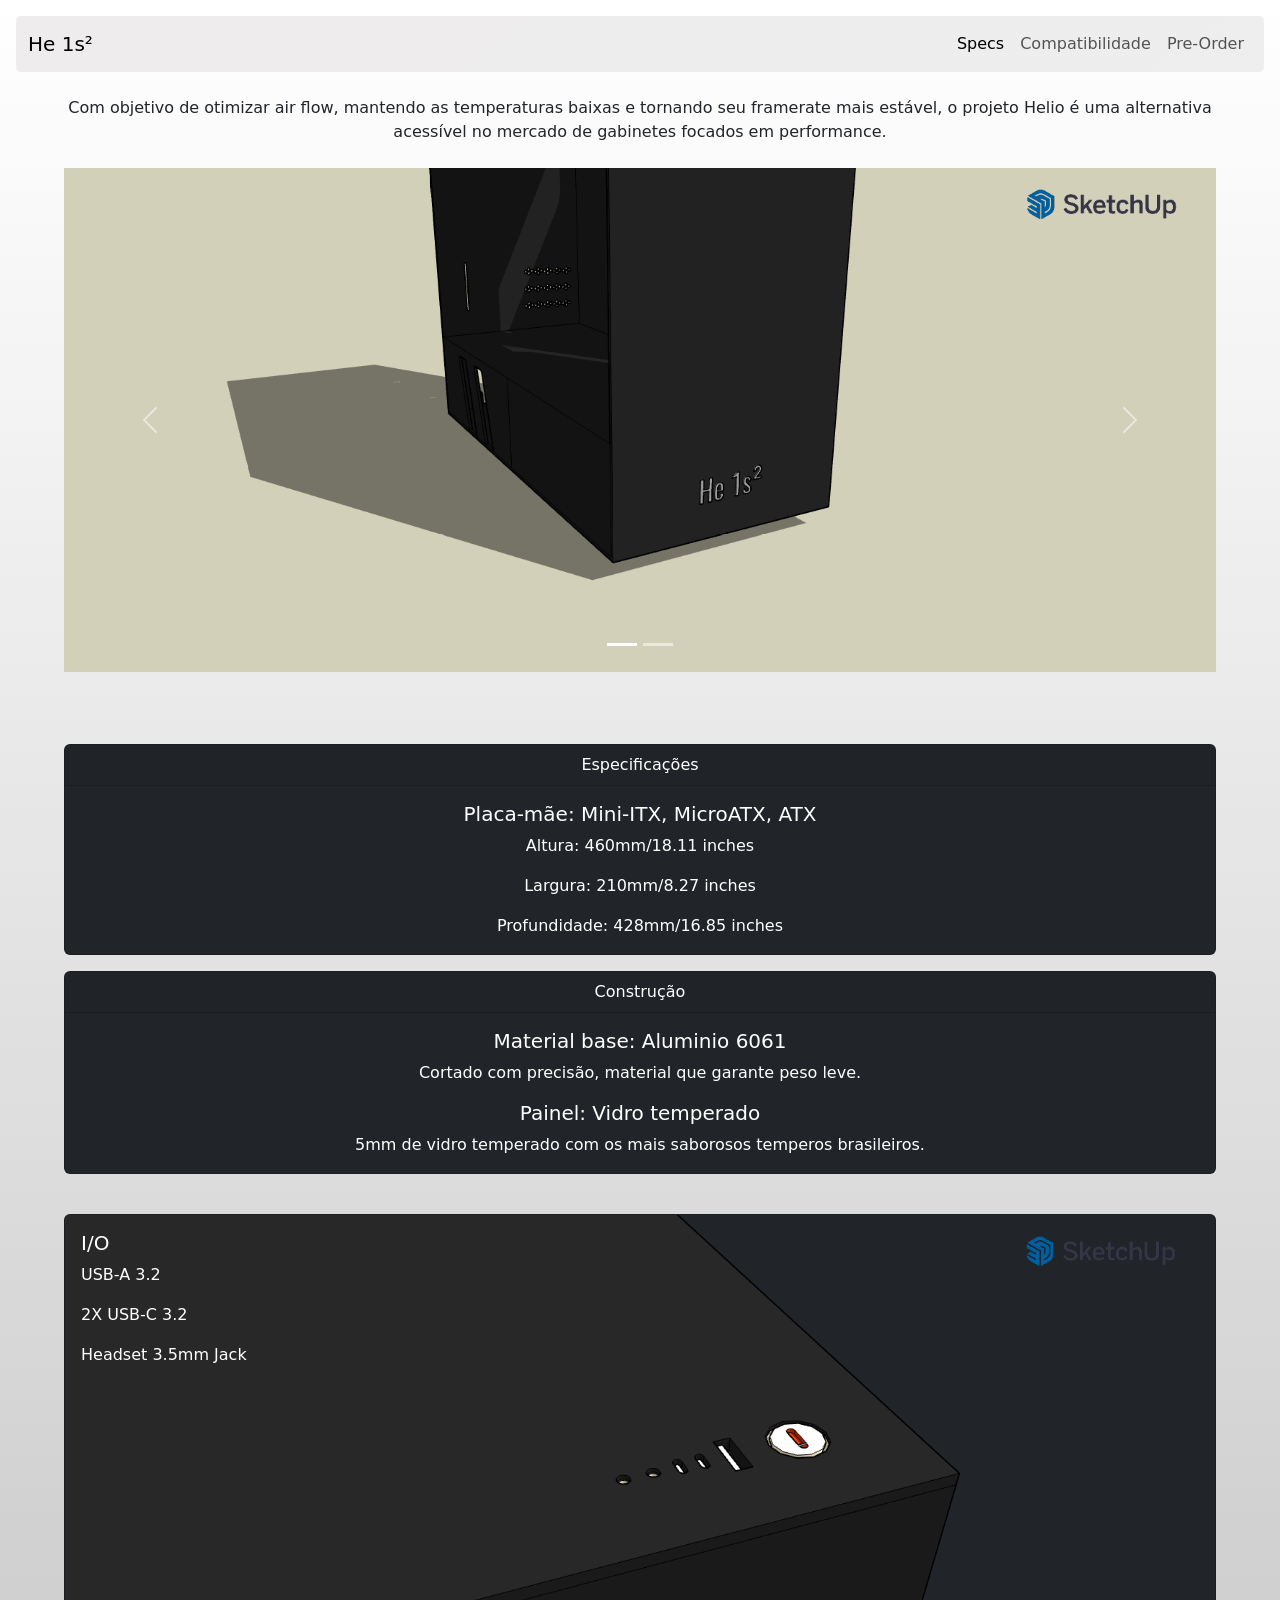
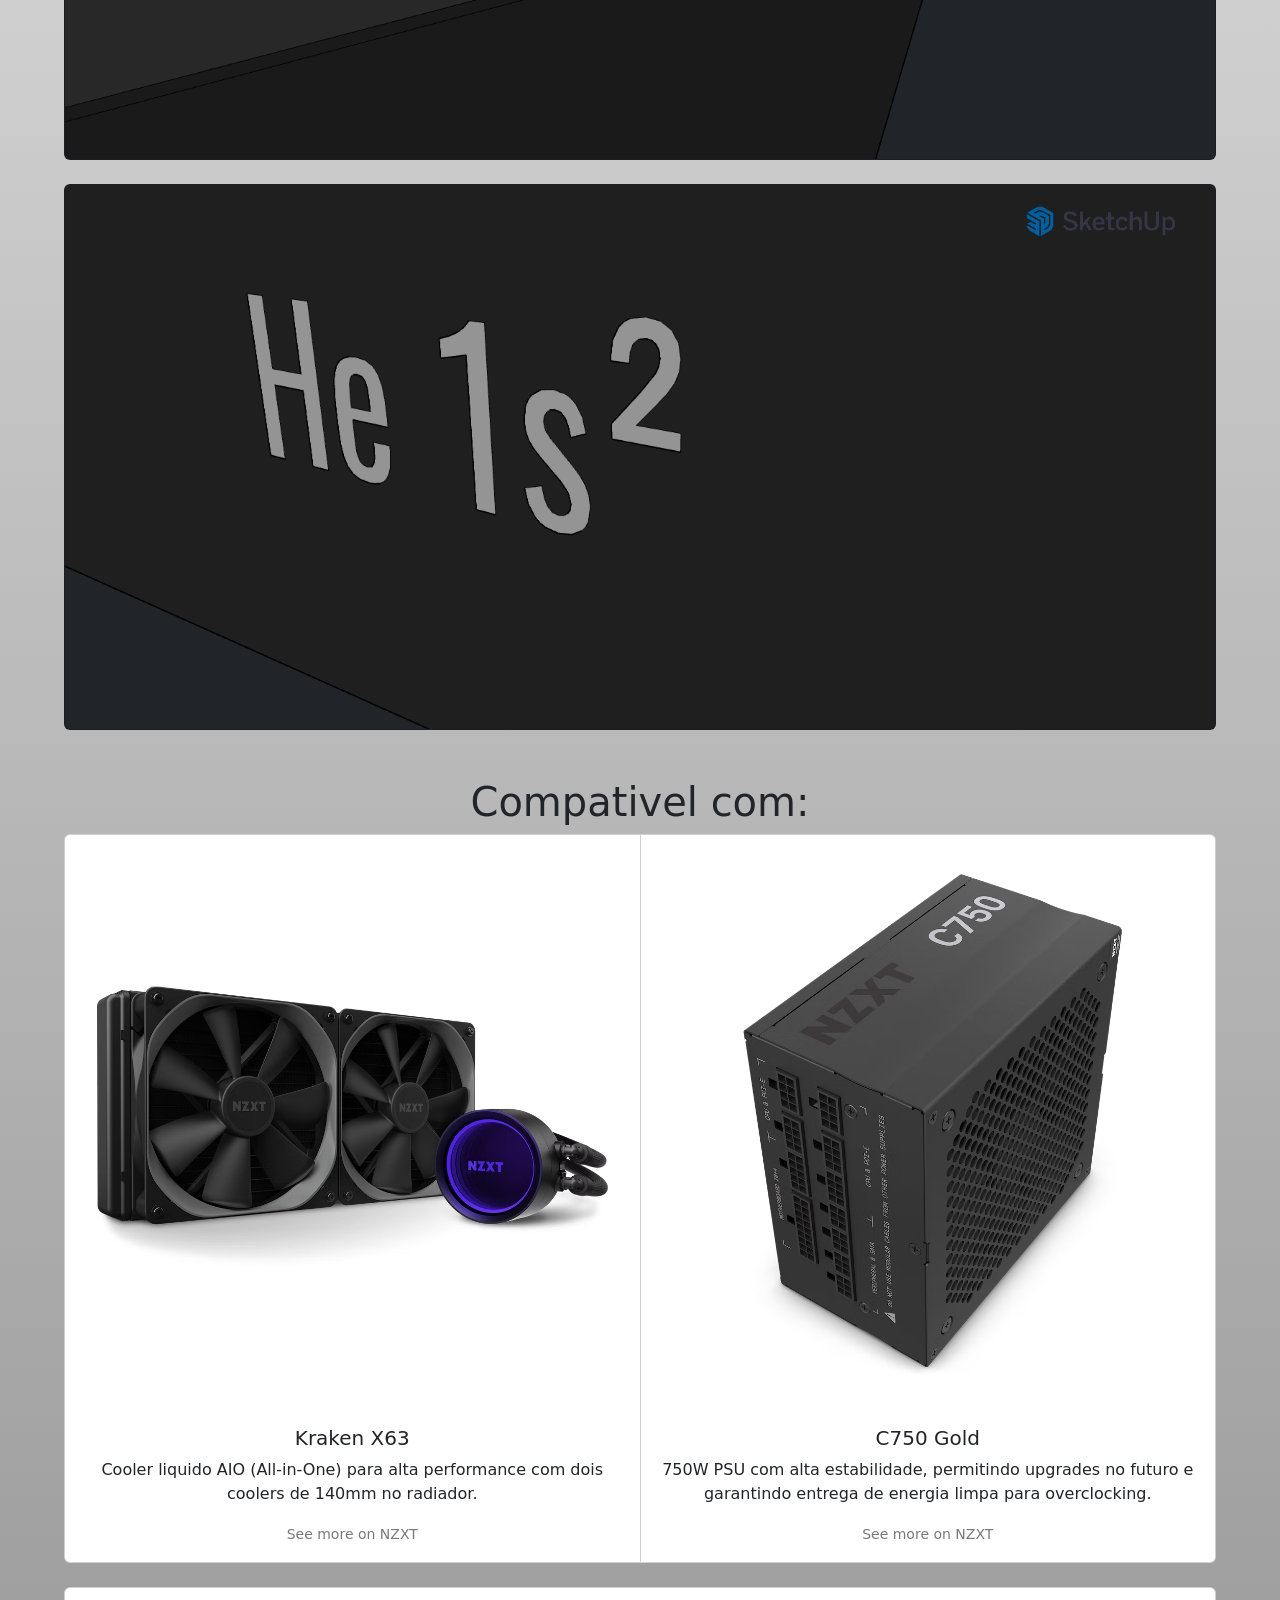
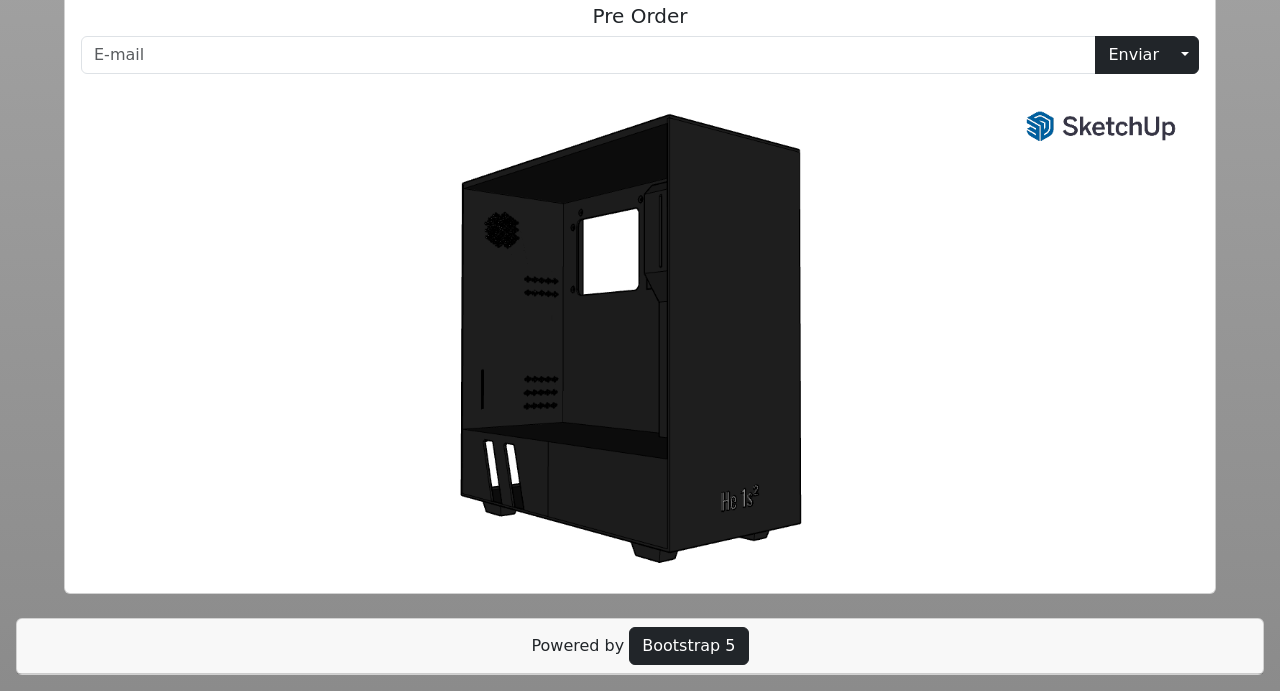
<file: HTML CSS/AV2 - Singlepage/index.html>
<!doctype html>
<html lang="pt-br">
  <head>
    <!-- Required meta tags -->
    <meta charset="utf-8">
    <meta name="viewport" content="width=device-width, initial-scale=1">

    <!-- Bootstrap CSS -->
    <link href="https://cdn.jsdelivr.net/npm/bootstrap@5.0.2/dist/css/bootstrap.min.css" rel="stylesheet" integrity="sha384-EVSTQN3/azprG1Anm3QDgpJLIm9Nao0Yz1ztcQTwFspd3yD65VohhpuuCOmLASjC" crossorigin="anonymous">
    <link rel="stylesheet" href="style.css">
    <title>He</title>
  </head>
  <body>
    <header>
      <nav class="navbar navbar-expand-sm navbar-light bg-light">
        <div class="container-fluid">
          <a class="navbar-brand" href="#">He 1s²</a>
          <button class="navbar-toggler" type="button" data-bs-toggle="collapse" data-bs-target="#navbarNavDropdown" aria-controls="navbarNavDropdown" aria-expanded="false" aria-label="Toggle navigation">
            <span class="navbar-toggler-icon"></span>
          </button>
          <div class="collapse navbar-collapse" id="navbarNavDropdown">
            <ul class="navbar-nav ms-auto">
              <li class="nav-item">
                <a class="nav-link active" aria-current="page" href="#specs">Specs</a>
              </li>
              <li class="nav-item">
                <a class="nav-link" href="#compat">Compatibilidade</a>
              </li>
              <li class="nav-item">
                <a class="nav-link" href="#order">Pre-Order</a>
              </li>
            </ul>
          </div>
        </div>
      </nav>
    </header>

    <main>
      <br> Com objetivo de otimizar air flow, mantendo as temperaturas baixas e tornando seu framerate mais estável, 
      o projeto Helio é uma alternativa acessível no mercado de gabinetes focados em performance. <br><br>
      
      <div id="carouselExampleIndicators" class="carousel slide" data-bs-ride="carousel">
        <div class="carousel-indicators">
          <button type="button" data-bs-target="#carouselExampleIndicators" data-bs-slide-to="0" class="active" aria-current="true" aria-label="Slide 1"></button>
          <button type="button" data-bs-target="#carouselExampleIndicators" data-bs-slide-to="1" aria-label="Slide 2"></button>
        </div>
        <div class="carousel-inner">
          <div class="carousel-item active">
            <img src="midi/front_left-angle.png" class="d-block w-100" alt="...">
          </div>
          <div class="carousel-item">
            <img src="midi/back_down_angle.png" class="d-block w-100" alt="...">
          </div>
        </div>
        <button class="carousel-control-prev" type="button" data-bs-target="#carouselExampleIndicators" data-bs-slide="prev">
          <span class="carousel-control-prev-icon" aria-hidden="true"></span>
          <span class="visually-hidden">Previous</span>
        </button>
        <button class="carousel-control-next" type="button" data-bs-target="#carouselExampleIndicators" data-bs-slide="next">
          <span class="carousel-control-next-icon" aria-hidden="true"></span>
          <span class="visually-hidden">Next</span>
        </button>
      </div> <br><br><br>

      <div class="card text-white bg-dark mb-3">
        <div class="card-header" id="specs">Especificações</div>
        <div class="card-body">
          <h5 class="card-title">Placa-mãe: Mini-ITX, MicroATX, ATX</h5>
          <p class="card-text">Altura: 460mm/18.11 inches</p>
          <p class="card-text">Largura: 210mm/8.27 inches</p>
          <p class="card-text">Profundidade: 428mm/16.85 inches</p>
        </div>
      </div> 

      <div class="card text-white bg-dark mb-3">
        <div class="card-header">Construção</div>
        <a href="#specs"></a>
        <div class="card-body">
          <h5 class="card-title">Material base: Aluminio 6061</h5>
          <p class="card-text">Cortado com precisão, material que garante peso leve.</p>
          <h5 class="card-title">Painel: Vidro temperado</h5>
          <p class="card-text">5mm de vidro temperado com os mais saborosos temperos brasileiros.</p>
        </div>
      </div> <br>
      
      <div class="card bg-dark text-white">
        <img src="midi/IO.png" class="card-img" alt="...">
        <div class="card-img-overlay">
          <h5 class="card-title">I/O</h5>
          <p class="card-text">USB-A 3.2</p>
          <p class="card-text">2X USB-C 3.2</p>
          <p class="card-text">Headset 3.5mm Jack</p>
        </div>
      </div> <br>

      <div class="card bg-dark text-white">
        <img src="midi/name_clusup2.png" class="card-img" alt="...">
        <div class="card-img-overlay">
        </div>
      </div> <br><br>

      <h1 id="compat">Compativel com:</h1>
      <div class="card-group">
        <div class="card">
          <img src="midi/kraken_x63.jpg" class="card-img-top" alt="NZXT KRAKEN X63">
          <div class="card-body">
            <h5 class="card-title">Kraken X63</h5>
            <p class="card-text">Cooler liquido AIO (All-in-One) para alta performance
              com dois coolers de 140mm no radiador.</p> 
            <p class="card-text"><small>
              <a href="https://nzxt.com/product/kraken-x63" target="_blank">See more on NZXT</a>
            </small></p>
          </div>
        </div>
        <div class="card">
          <img src="midi/c750_gold.jpg" class="card-img-top" alt="NZXT C750 GOLD">
          <div class="card-body">
            <h5 class="card-title">C750 Gold</h5>
            <p class="card-text text-mid">750W PSU com alta estabilidade, permitindo upgrades
              no futuro e garantindo entrega de energia limpa para overclocking.
            </p>
            <p class="card-text"><small>
              <a href="https://nzxt.com/product/c750" target="_blank">See more on NZXT</a>
            </small></p>
          </div>
        </div>
      </div> <br>

      <div class="card">
        <div class="card-body">
          <h5 class="card-title" id="order">Pre Order</h5>
          <div class="input-group">
            <input type="text" class="form-control" aria-label="Text input with segmented dropdown button" placeholder="E-mail">
            <button type="button" class="btn btn-dark">Enviar</button>
            <button type="button" class="btn btn-dark dropdown-toggle dropdown-toggle-split" data-bs-toggle="dropdown" aria-expanded="false">
              <span class="visually-hidden">Toggle Dropdown</span>
            </button>
            <ul class="dropdown-menu dropdown-menu-end dropdown-menu-dark">
              <li><a class="dropdown-item" href="#">Lembrar-me depois</a></li>
              <li><a class="dropdown-item" href="#">Fale conosco</a></li>
            </ul>
          </div>
        </div>
        <img src="midi/whole_angle.png" class="card-img-bottom" alt="helio case">
      </div>
    </main> <br>

    <footer>
      <div class="card text-center">
        <div class="card-header">
          Powered by <a href="https://getbootstrap.com/docs/5.2/getting-started/introduction/" class="btn btn-dark" target="_blank">Bootstrap 5</a>
        </div>
      </div>
    </footer>
    <script src="https://cdn.jsdelivr.net/npm/bootstrap@5.0.2/dist/js/bootstrap.bundle.min.js" integrity="sha384-MrcW6ZMFYlzcLA8Nl+NtUVF0sA7MsXsP1UyJoMp4YLEuNSfAP+JcXn/tWtIaxVXM" crossorigin="anonymous"></script>
  </body>
</html>
</file>
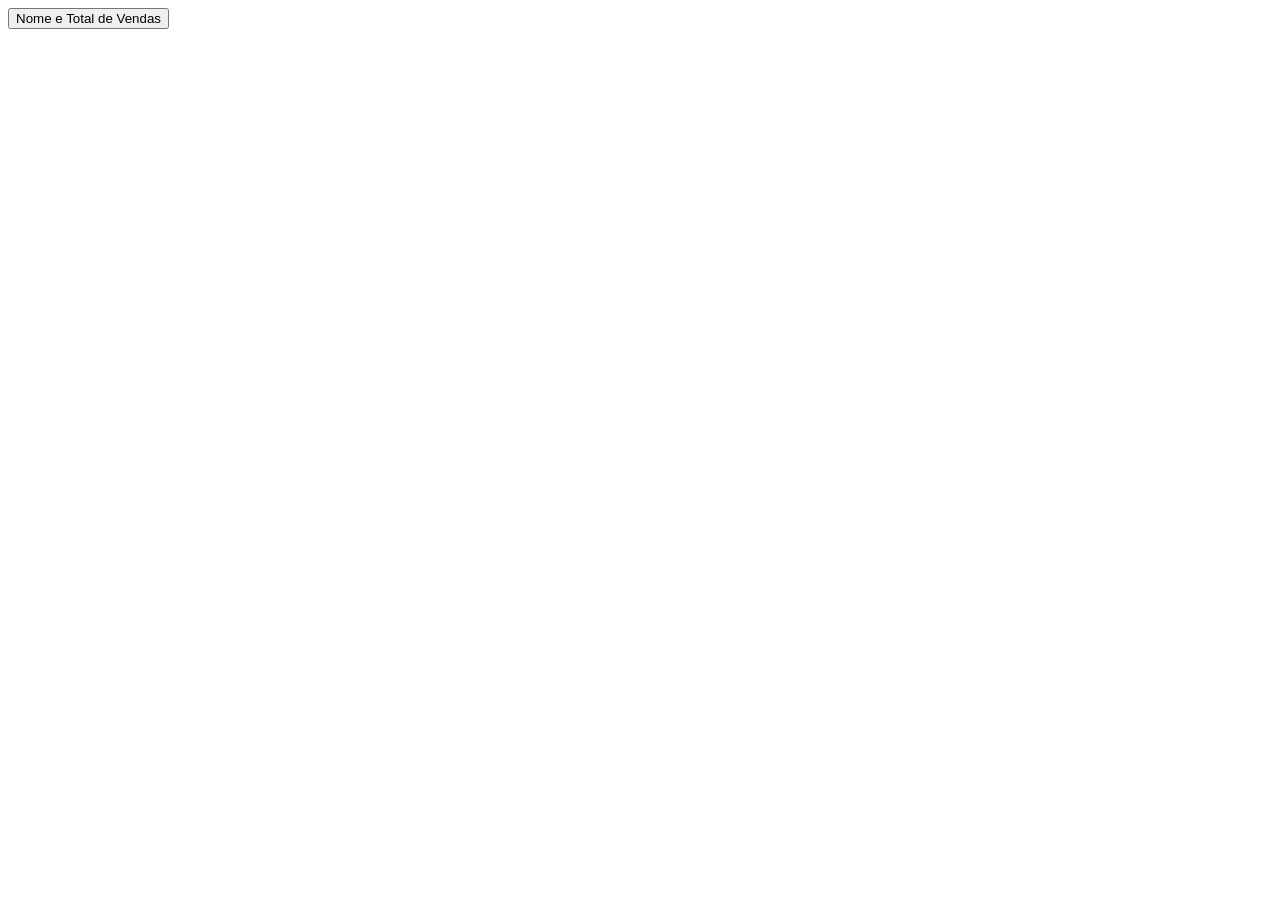
<file: AV2 - JS/Exer3.html>
<!DOCTYPE html>
<html lang="en">
<head>
    <meta charset="UTF-8">
    <meta http-equiv="X-UA-Compatible" content="IE=edge">
    <meta name="viewport" content="width=device-width, initial-scale=1.0">
    <title>Document</title>
</head>
<body>
    
    <button onclick="loja()">Nome e Total de Vendas</button>
    <div id="nomeLoja"></div>
    <div id="vendas_semestre"></div>

    <script>
        function loja(){
            let nome = prompt("Insira o nome da loja");
            var vendas = prompt("Insira o total de vendas em um ano");

            document.getElementById("nomeLoja").innerHTML = ("Loja " + nome);

            var vendas_s = (parseInt(vendas) / 2)
            document.getElementById("vendas_semestre").innerHTML = ("O total de vendas semestrais foi de " + vendas_s);
        }
    </script>
</body>
</html>
</file>
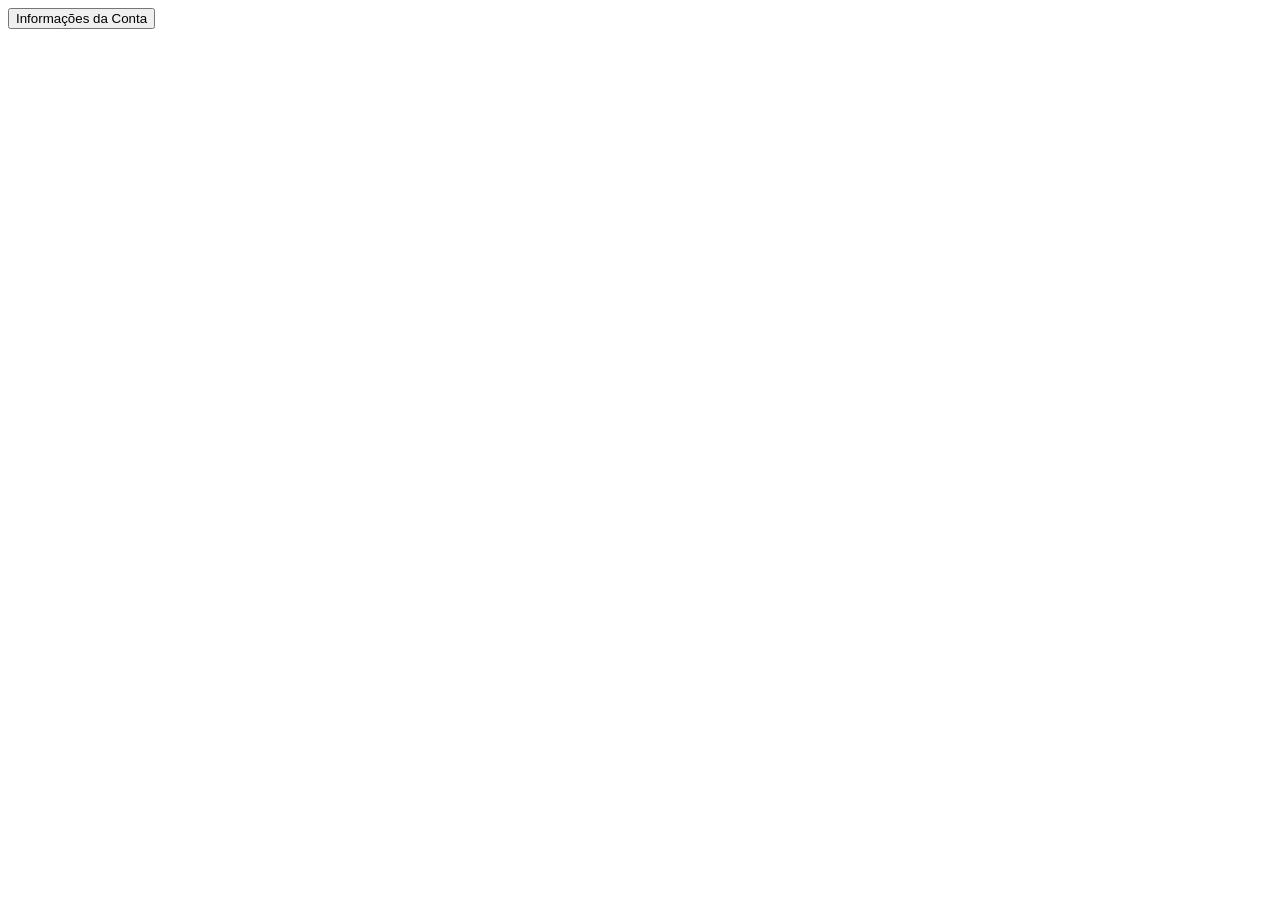
<file: AV2 - JS/Exer4.html>
<!DOCTYPE html>
<html lang="en">
<head>
    <meta charset="UTF-8">
    <meta http-equiv="X-UA-Compatible" content="IE=edge">
    <meta name="viewport" content="width=device-width, initial-scale=1.0">
    <title>Document</title>
</head>
<body>
    
    <button onclick="contaInfo()">Informações da Conta</button>
    <div id="info"></div>

    <script>
        function contaInfo(){
            let nome = prompt("Nome do Correntista");
            let banco = prompt("Nome do Banco");
            let conta = prompt("Número da Conta");
            var cheques = prompt("Valor total de cheques a debitar");
            var dinheiro = prompt("Total de Dinheiro");
            var cheques_total = prompt("Total de Cheques a Creditar");
            var cred_limite = prompt("Limite de Crédito");
            var saldo = prompt("Saldo Atual");

            var saldo_dispo = ((parseInt(saldo) + parseInt(cheques) + parseInt(cred_limite)) - cheques)
            document.getElementById("info").innerHTML = ("Correntista " + nome + " dono da conta " + conta + " do banco " + banco + " possuí R$" + saldo_dispo + " de saldo dispnível." )
        }
    </script>
</body>
</html>
</file>
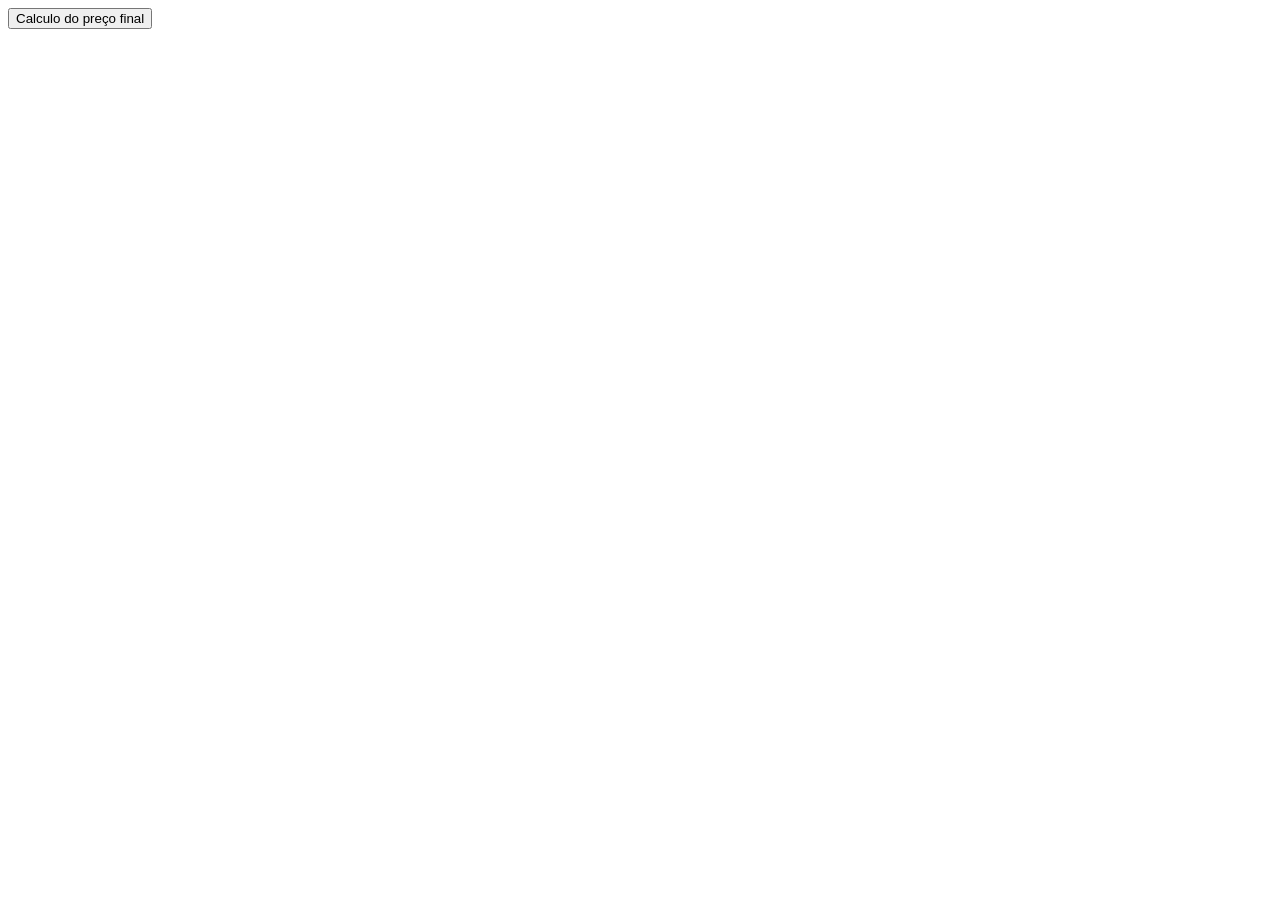
<file: AV2 - JS/Exer7.html>
<!DOCTYPE html>
<html lang="en">
<head>
    <meta charset="UTF-8">
    <meta http-equiv="X-UA-Compatible" content="IE=edge">
    <meta name="viewport" content="width=device-width, initial-scale=1.0">
    <title>Document</title>
</head>
<body>
    <button onclick="ads()">Calculo do preço final</button>
    <div id="preco_final"></div>

    <script>
        function ads(){
            let produto = prompt("Nome do Produto");
            var custo = prompt("Custo de Fábrica");
            var impo = prompt("Taxas de Impostos");
            var dist = prompt("Taxas dO Distribuidor");

            var final = (parseFloat(custo) + parseFloat(impo) + parseFloat(dist));
            document.getElementById("preco_final").innerHTML = ("O preço final do produto " + produto + " é " + final + ".")
        }
    </script>
</body>
</html>
</file>
<file: HTML CSS/AV2 - Singlepage/style.css>
html {
    scroll-behavior: smooth;
}
body {
    text-align: center;
    justify-content: center;
    padding: 1rem;
    background-image: linear-gradient(rgb(255, 255, 255), rgb(139, 139, 139));
}
main {
    margin-left: 3rem;
    margin-right: 3rem;
}

.card-text a {
    text-decoration: none;
    color: rgb(121, 121, 121);
}
.card-text a:hover {
    text-decoration: none;
    color: rgb(158, 157, 157);
}
.navbar{
    border-radius: 5px;
    box-shadow: none;
    border: none;
    background-image: linear-gradient(-35deg, rgb(238, 238, 238), rgb(238, 236, 236)) ;
}
.card-img-overlay {
    text-align: left;
}
.card-img-top {
    padding: 2rem;
}
</file>
